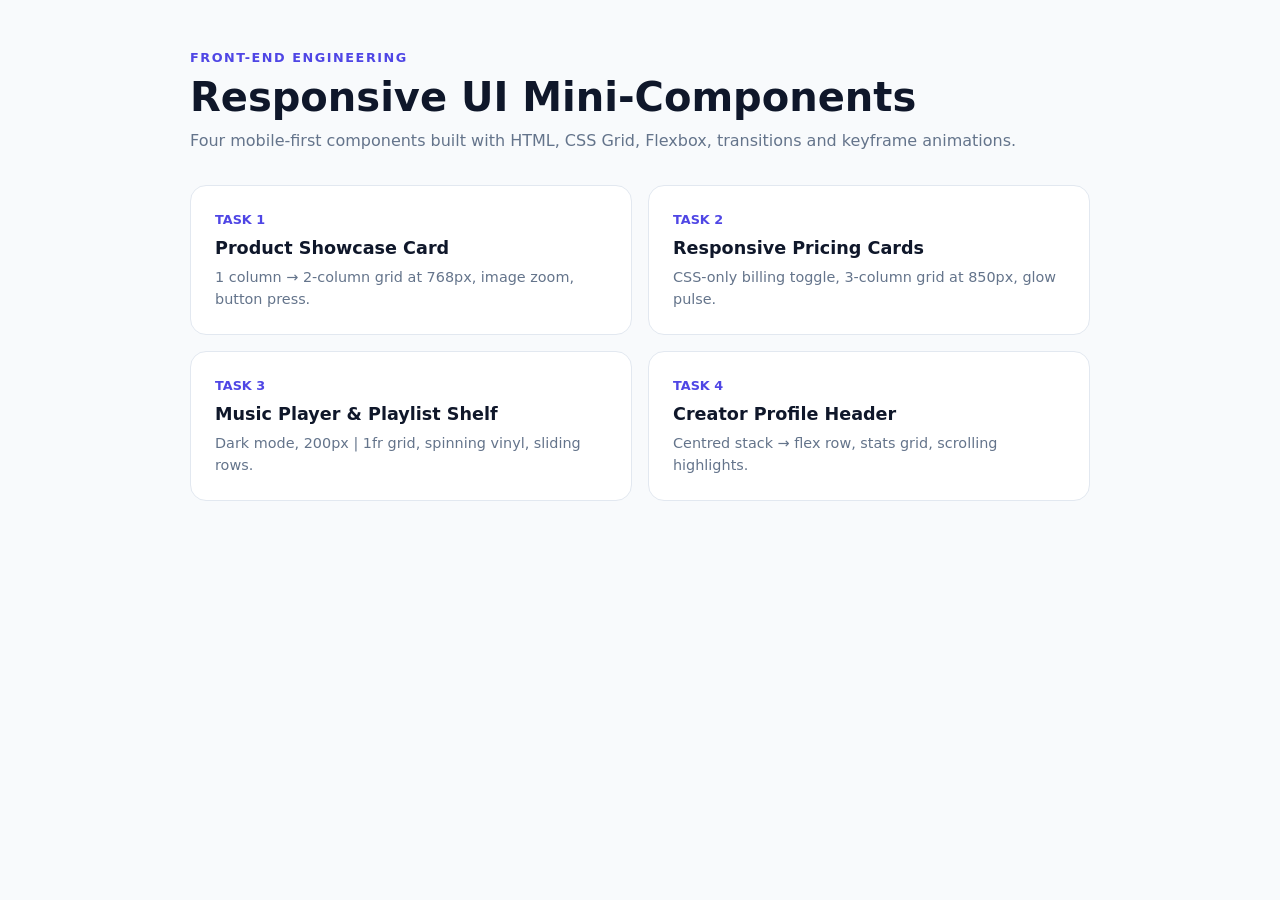
<file: index.html>
<!DOCTYPE html>
<html lang="en">
<head>
  <meta charset="UTF-8">
  <meta name="viewport" content="width=device-width, initial-scale=1.0">
  <meta name="description" content="Front-End Engineering - Responsive UI Mini-Components">
  <title>Responsive UI Mini-Components</title>
  <style>
    *, *::before, *::after { box-sizing: border-box; margin: 0; padding: 0; }
    body {
      font-family: system-ui, -apple-system, "Segoe UI", Roboto, sans-serif;
      background-color: #f8fafc;
      color: #0f172a;
      line-height: 1.5;
      padding: 3rem 1rem;
      display: flex;
      justify-content: center;
    }
    .component-container { width: 100%; max-width: 900px; }
    header { margin-bottom: 2rem; }
    .eyebrow { color: #4f46e5; font-size: .8rem; font-weight: 700; letter-spacing: .12em; text-transform: uppercase; }
    h1 { font-size: clamp(1.75rem, 5vw, 2.5rem); line-height: 1.15; margin: .4rem 0 .6rem; }
    header p:last-child { color: #64748b; }
    .task-grid { list-style: none; display: grid; grid-template-columns: 1fr; gap: 1rem; }
    .task-grid a {
      display: flex; flex-direction: column; gap: .35rem; height: 100%;
      padding: 1.5rem; border: 1px solid #e2e8f0; border-radius: 1rem;
      background: #fff; color: inherit; text-decoration: none;
      transition: transform .2s ease;
    }
    .task-grid a:hover { transform: translateY(-4px); }
    .task-grid a:focus-visible { outline: 3px solid #a5b4fc; outline-offset: 3px; }
    .num { color: #4f46e5; font-weight: 800; font-size: .8rem; }
    .task-grid h2 { font-size: 1.1rem; }
    .task-grid p { color: #64748b; font-size: .9rem; }
    @media (min-width: 768px) { .task-grid { grid-template-columns: repeat(2, 1fr); } }
    @media (prefers-reduced-motion: reduce) { * { transition-duration: .01ms !important; } }
  </style>
</head>
<body>
  <main class="component-container">
    <header>
      <p class="eyebrow">Front-End Engineering</p>
      <h1>Responsive UI Mini-Components</h1>
      <p>Four mobile-first components built with HTML, CSS Grid, Flexbox, transitions and keyframe animations.</p>
    </header>
    <ul class="task-grid">
      <li><a href="task1-product-card/"><span class="num">TASK 1</span><h2>Product Showcase Card</h2><p>1 column → 2-column grid at 768px, image zoom, button press.</p></a></li>
      <li><a href="task2-pricing-cards/"><span class="num">TASK 2</span><h2>Responsive Pricing Cards</h2><p>CSS-only billing toggle, 3-column grid at 850px, glow pulse.</p></a></li>
      <li><a href="task3-music-player/"><span class="num">TASK 3</span><h2>Music Player &amp; Playlist Shelf</h2><p>Dark mode, 200px | 1fr grid, spinning vinyl, sliding rows.</p></a></li>
      <li><a href="task4-creator-profile/"><span class="num">TASK 4</span><h2>Creator Profile Header</h2><p>Centred stack → flex row, stats grid, scrolling highlights.</p></a></li>
    </ul>
  </main>
</body>
</html>
</file>
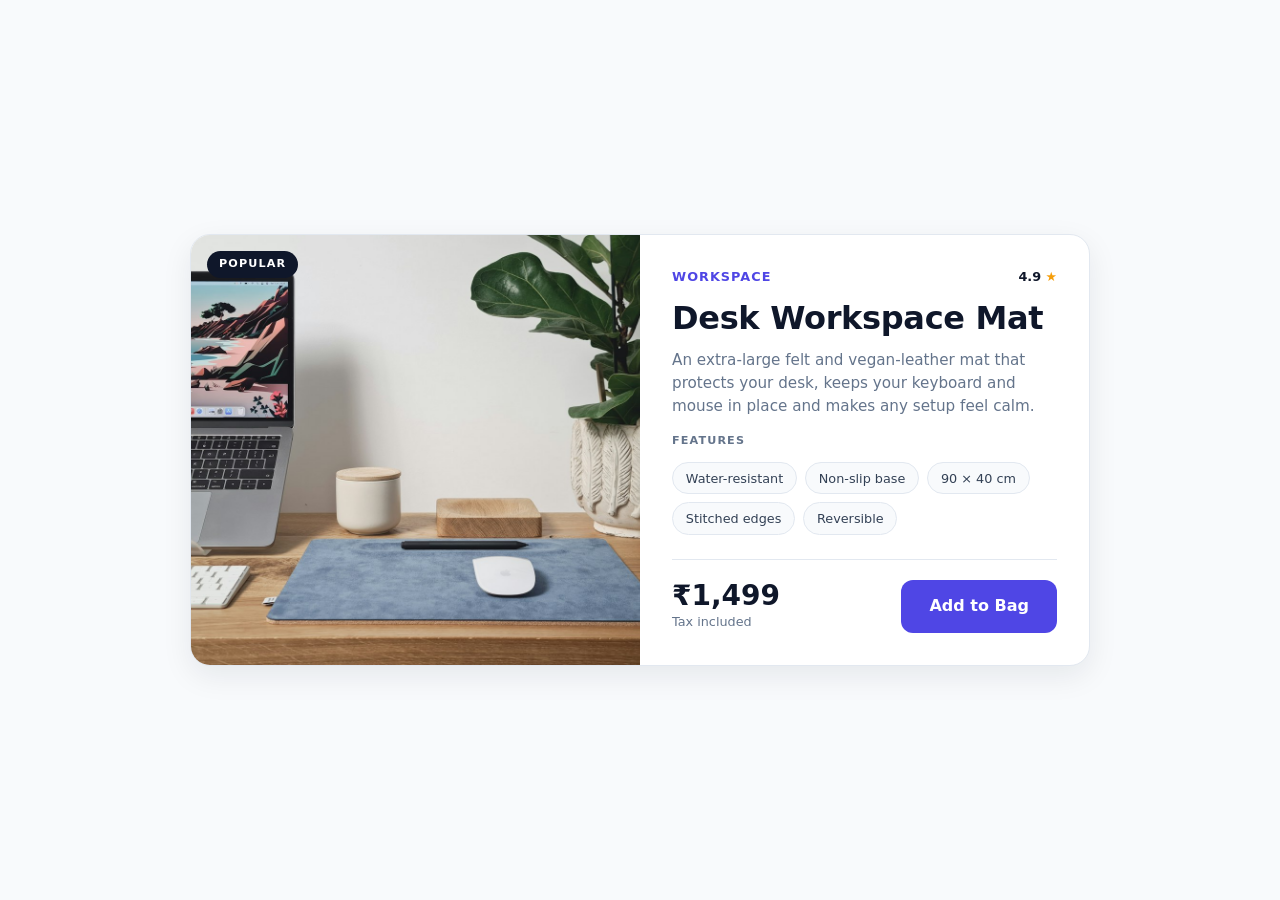
<file: task1-product-card/index.html>
<!DOCTYPE html>
<html lang="en">
<head>
  <meta charset="UTF-8">
  <meta name="viewport" content="width=device-width, initial-scale=1.0">
  <meta name="description" content="Task 1 - Responsive product showcase card built with CSS Grid and Flexbox">
  <title>Task 1 · Product Showcase Card</title>
  <link rel="stylesheet" href="style.css">
</head>
<body>
  <main class="component-container">
    <article class="product-card" aria-labelledby="product-title">

      <!-- image -->
      <figure class="product-media">
        <span class="badge">Popular</span>
        <img src="assets/desk-mat.jpg"
             alt="Grey felt desk mat on a wooden desk with a laptop, mouse and plant"
             width="1200" height="900">
      </figure>

      <!-- details -->
      <div class="product-details">
        <div class="product-info">
          <div class="meta-row">
            <span class="category">Workspace</span>
            <span class="rating" aria-label="Rated 4.9 out of 5">4.9 <span aria-hidden="true">★</span></span>
          </div>

          <h1 id="product-title" class="product-title">Desk Workspace Mat</h1>

          <p class="product-description">
            An extra-large felt and vegan-leather mat that protects your desk,
            keeps your keyboard and mouse in place and makes any setup feel calm.
          </p>

          <h2 class="feature-heading">Features</h2>
          <ul class="feature-list">
            <li>Water-resistant</li>
            <li>Non-slip base</li>
            <li>90 × 40 cm</li>
            <li>Stitched edges</li>
            <li>Reversible</li>
          </ul>
        </div>

        <div class="purchase-shelf">
          <p class="price">
            <span class="price-amount">₹1,499</span>
            <span class="price-note">Tax included</span>
          </p>
          <button class="btn-add" type="button">Add to Bag</button>
        </div>
      </div>

    </article>
  </main>
</body>
</html>
</file>
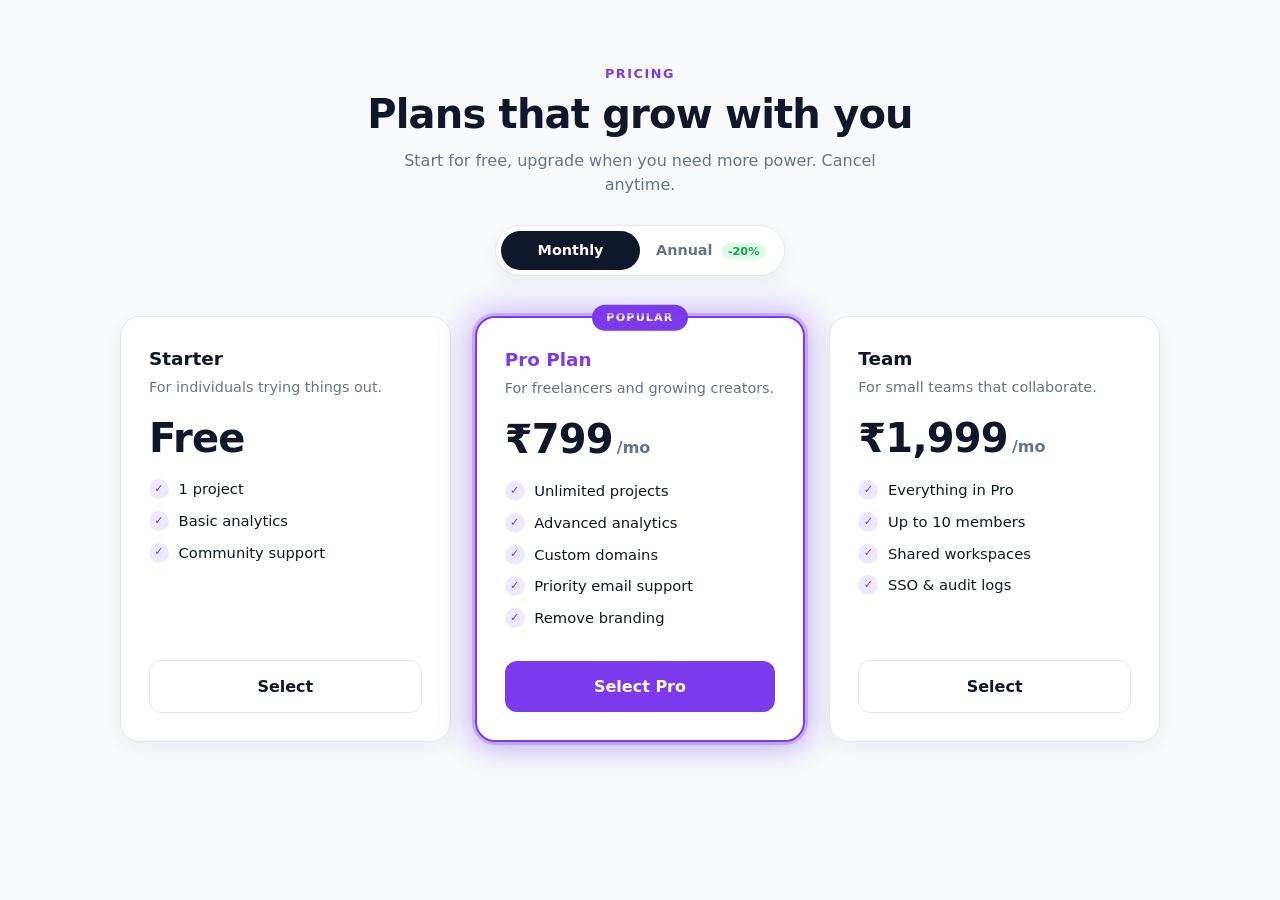
<file: task2-pricing-cards/index.html>
<!DOCTYPE html>
<html lang="en">
<head>
  <meta charset="UTF-8">
  <meta name="viewport" content="width=device-width, initial-scale=1.0">
  <meta name="description" content="Task 2 - Responsive three-tier pricing cards with a CSS-only billing toggle">
  <title>Task 2 · Responsive Pricing Cards</title>
  <link rel="stylesheet" href="style.css">
</head>
<body>
  <main class="component-container pricing">

    <!-- hidden radios for the billing toggle -->
    <input class="billing-input" type="radio" name="billing" id="billing-monthly" checked>
    <input class="billing-input" type="radio" name="billing" id="billing-annual">

    <header class="pricing-header">
      <p class="eyebrow">Pricing</p>
      <h1>Plans that grow with you</h1>
      <p class="subtitle">Start for free, upgrade when you need more power. Cancel anytime.</p>

      <div class="billing-toggle" role="group" aria-label="Billing period">
        <span class="toggle-thumb" aria-hidden="true"></span>
        <label for="billing-monthly">Monthly</label>
        <label for="billing-annual">Annual <span class="save-tag">-20%</span></label>
      </div>
    </header>

    <section class="pricing-grid" aria-label="Pricing plans">

      <!-- Starter -->
      <article class="price-card">
        <div class="card-body">
          <h2 class="plan-name">Starter</h2>
          <p class="plan-desc">For individuals trying things out.</p>
          <p class="plan-price">
            <span class="amount">Free</span>
          </p>
          <ul class="feature-list">
            <li>1 project</li>
            <li>Basic analytics</li>
            <li>Community support</li>
          </ul>
        </div>
        <a class="btn btn-outline" href="#starter">Select</a>
      </article>

      <!-- Pro -->
      <article class="price-card price-card--featured">
        <span class="popular-badge">Popular</span>
        <div class="card-body">
          <h2 class="plan-name">Pro Plan</h2>
          <p class="plan-desc">For freelancers and growing creators.</p>
          <p class="plan-price price-monthly">
            <span class="amount">₹799</span><span class="period">/mo</span>
          </p>
          <p class="plan-price price-annual">
            <span class="amount">₹639</span><span class="period">/mo</span>
            <span class="billed">₹7,668 billed yearly</span>
          </p>
          <ul class="feature-list">
            <li>Unlimited projects</li>
            <li>Advanced analytics</li>
            <li>Custom domains</li>
            <li>Priority email support</li>
            <li>Remove branding</li>
          </ul>
        </div>
        <a class="btn btn-primary" href="#pro">Select Pro</a>
      </article>

      <!-- Team -->
      <article class="price-card">
        <div class="card-body">
          <h2 class="plan-name">Team</h2>
          <p class="plan-desc">For small teams that collaborate.</p>
          <p class="plan-price price-monthly">
            <span class="amount">₹1,999</span><span class="period">/mo</span>
          </p>
          <p class="plan-price price-annual">
            <span class="amount">₹1,599</span><span class="period">/mo</span>
            <span class="billed">₹19,188 billed yearly</span>
          </p>
          <ul class="feature-list">
            <li>Everything in Pro</li>
            <li>Up to 10 members</li>
            <li>Shared workspaces</li>
            <li>SSO &amp; audit logs</li>
          </ul>
        </div>
        <a class="btn btn-outline" href="#team">Select</a>
      </article>

    </section>

  </main>
</body>
</html>
</file>
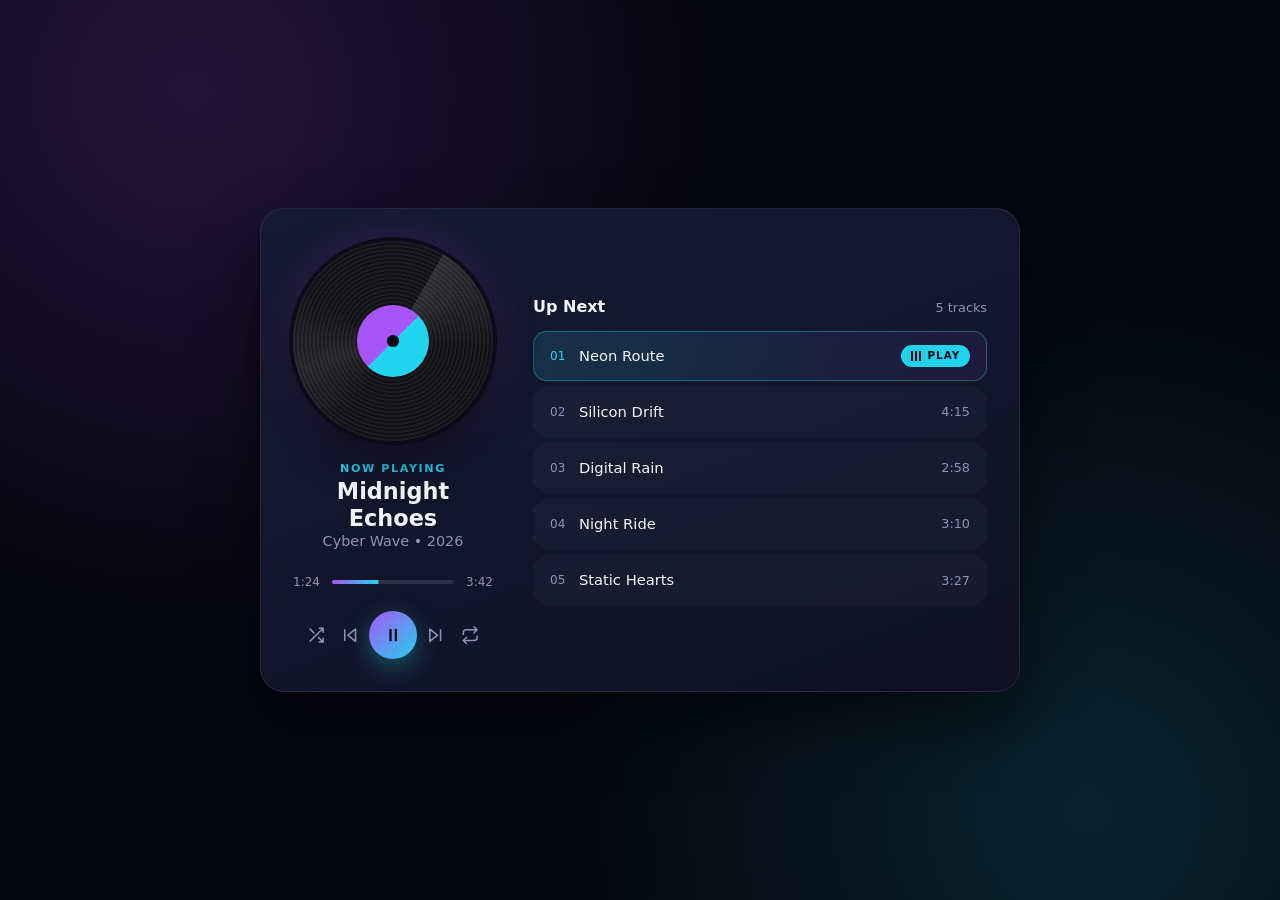
<file: task3-music-player/index.html>
<!DOCTYPE html>
<html lang="en">
<head>
  <meta charset="UTF-8">
  <meta name="viewport" content="width=device-width, initial-scale=1.0">
  <meta name="description" content="Task 3 - Dark-mode mini music player with an Up Next playlist">
  <title>Task 3 · Music Player &amp; Playlist Shelf</title>
  <link rel="stylesheet" href="style.css">
</head>
<body>
  <main class="component-container">
    <section class="player" aria-label="Mini music player">

      <!-- now playing -->
      <div class="now-playing">
        <div class="vinyl" aria-hidden="true">
          <div class="vinyl-label"></div>
        </div>

        <div class="track-meta">
          <p class="eyebrow">Now Playing</p>
          <h1 class="track-name">Midnight Echoes</h1>
          <p class="artist">Cyber Wave • 2026</p>
        </div>

        <div class="progress" aria-label="Playback position 1:24 of 3:42">
          <span class="time">1:24</span>
          <span class="progress-track"><span class="progress-fill"></span></span>
          <span class="time">3:42</span>
        </div>

        <div class="controls">
          <button class="control" type="button" aria-label="Shuffle">
            <svg viewBox="0 0 24 24" aria-hidden="true"><path d="M16 3h5v5M4 20 21 3M21 16v5h-5M15 15l6 6M4 4l5 5"/></svg>
          </button>
          <button class="control" type="button" aria-label="Previous track">
            <svg viewBox="0 0 24 24" aria-hidden="true"><path d="M19 20 9 12l10-8v16zM5 19V5"/></svg>
          </button>
          <button class="control control--play" type="button" aria-label="Pause">
            <svg viewBox="0 0 24 24" aria-hidden="true"><path d="M7 4h3v16H7zM14 4h3v16h-3z"/></svg>
          </button>
          <button class="control" type="button" aria-label="Next track">
            <svg viewBox="0 0 24 24" aria-hidden="true"><path d="m5 4 10 8-10 8V4zM19 5v14"/></svg>
          </button>
          <button class="control" type="button" aria-label="Repeat">
            <svg viewBox="0 0 24 24" aria-hidden="true"><path d="m17 1 4 4-4 4M3 11V9a4 4 0 0 1 4-4h14M7 23l-4-4 4-4M21 13v2a4 4 0 0 1-4 4H3"/></svg>
          </button>
        </div>
      </div>

      <!-- queue -->
      <div class="queue">
        <header class="queue-header">
          <h2>Up Next</h2>
          <span class="queue-count">5 tracks</span>
        </header>

        <ol class="track-list">
          <li class="track track--active">
            <span class="track-title">
              <span class="track-num">01</span>
              Neon Route
            </span>
            <span class="now-badge">
              <span class="eq" aria-hidden="true"><i></i><i></i><i></i></span>
              Play
            </span>
          </li>
          <li class="track">
            <span class="track-title"><span class="track-num">02</span> Silicon Drift</span>
            <span class="track-duration">4:15</span>
          </li>
          <li class="track">
            <span class="track-title"><span class="track-num">03</span> Digital Rain</span>
            <span class="track-duration">2:58</span>
          </li>
          <li class="track">
            <span class="track-title"><span class="track-num">04</span> Night Ride</span>
            <span class="track-duration">3:10</span>
          </li>
          <li class="track">
            <span class="track-title"><span class="track-num">05</span> Static Hearts</span>
            <span class="track-duration">3:27</span>
          </li>
        </ol>
      </div>

    </section>
  </main>
</body>
</html>
</file>
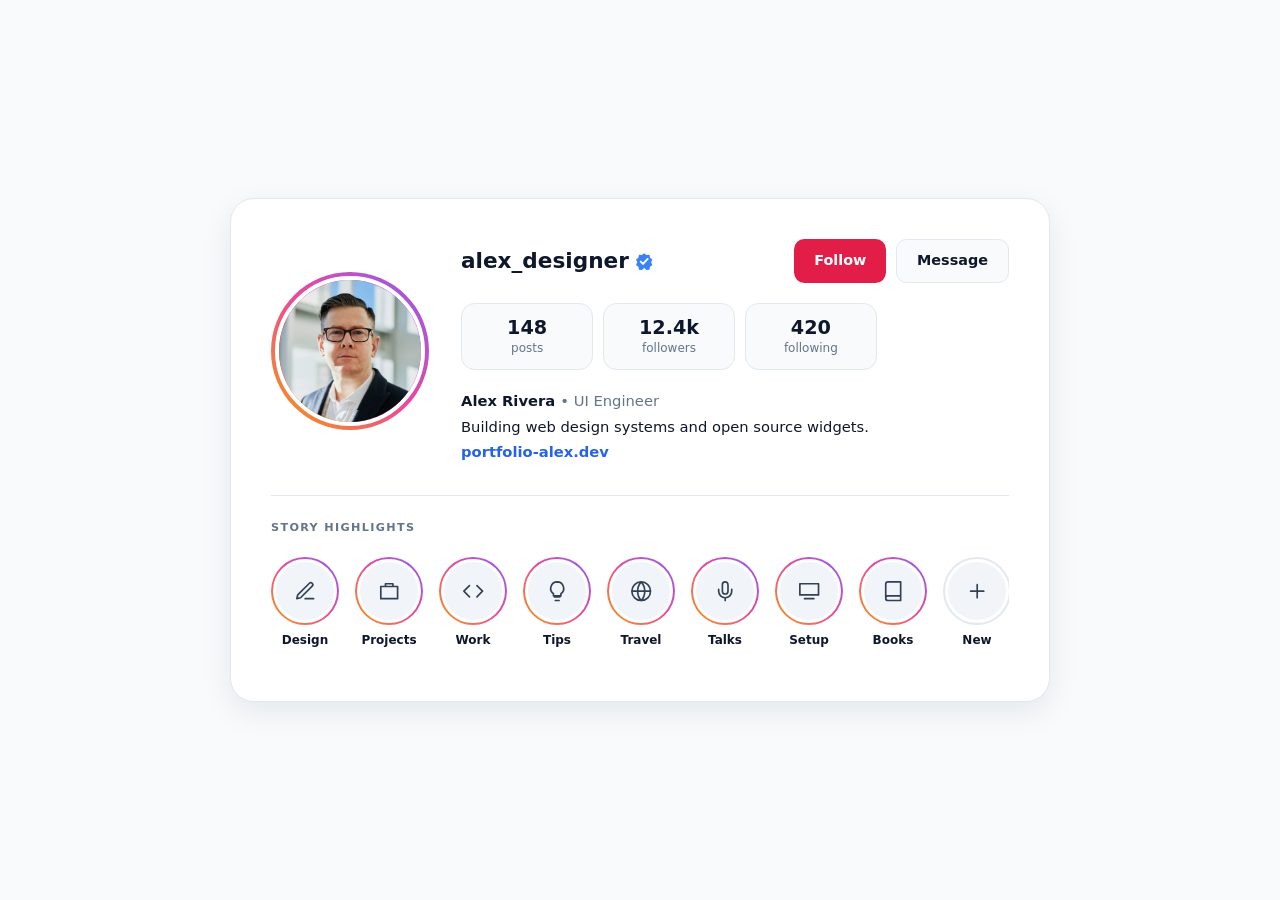
<file: task4-creator-profile/index.html>
<!DOCTYPE html>
<html lang="en">
<head>
  <meta charset="UTF-8">
  <meta name="viewport" content="width=device-width, initial-scale=1.0">
  <meta name="description" content="Task 4 - Responsive creator profile header with stats grid and story highlights">
  <title>Task 4 · Creator Profile Header</title>
  <link rel="stylesheet" href="style.css">
</head>
<body>
  <main class="component-container">
    <article class="profile-card" aria-labelledby="username">

      <header class="profile-header">
        <div class="avatar-ring">
          <img class="avatar" src="assets/avatar.jpg" alt="Alex Rivera's profile picture" width="160" height="160">
        </div>

        <div class="profile-details">
          <div class="profile-top">
            <h1 id="username" class="username">
              alex_designer
              <svg class="verified" viewBox="0 0 24 24" role="img" aria-label="Verified account">
                <path d="M12 1.5 15 4l3.9-.3.7 3.8 3.1 2.4-1.7 3.5 1.7 3.5-3.1 2.4-.7 3.8L15 23.4 12 21l-3 2.4-3.9-.3-.7-3.8L1.3 16.9 3 13.4 1.3 9.9l3.1-2.4.7-3.8L9 4z"/>
                <path class="tick" d="m7.5 12.5 3 3 6-6.5"/>
              </svg>
            </h1>
            <div class="profile-actions">
              <button class="btn btn-follow" type="button">Follow</button>
              <button class="btn btn-message" type="button">Message</button>
            </div>
          </div>

          <ul class="stats" aria-label="Profile statistics">
            <li class="stat"><strong>148</strong><span>Posts</span></li>
            <li class="stat"><strong>12.4k</strong><span>Followers</span></li>
            <li class="stat"><strong>420</strong><span>Following</span></li>
          </ul>

          <div class="bio">
            <p class="display-name">Alex Rivera <span class="role">• UI Engineer</span></p>
            <p>Building web design systems and open source widgets.</p>
            <a class="website" href="#portfolio">portfolio-alex.dev</a>
          </div>
        </div>
      </header>

      <section class="highlights" aria-labelledby="highlights-title">
        <h2 id="highlights-title" class="section-label">Story Highlights</h2>
        <ul class="highlight-strip">
          <li class="highlight">
            <span class="highlight-ring"><span class="highlight-circle"><svg viewBox="0 0 24 24" aria-hidden="true"><path d="M12 20h9M16.5 3.5a2.1 2.1 0 0 1 3 3L7 19l-4 1 1-4z"/></svg></span></span>
            <span class="highlight-label">Design</span>
          </li>
          <li class="highlight">
            <span class="highlight-ring"><span class="highlight-circle"><svg viewBox="0 0 24 24" aria-hidden="true"><path d="M3 7h18v13H3zM8 7V4h8v3"/></svg></span></span>
            <span class="highlight-label">Projects</span>
          </li>
          <li class="highlight">
            <span class="highlight-ring"><span class="highlight-circle"><svg viewBox="0 0 24 24" aria-hidden="true"><path d="m8 6-6 6 6 6M16 6l6 6-6 6"/></svg></span></span>
            <span class="highlight-label">Work</span>
          </li>
          <li class="highlight">
            <span class="highlight-ring"><span class="highlight-circle"><svg viewBox="0 0 24 24" aria-hidden="true"><path d="M9 18h6M10 22h4M12 2a7 7 0 0 0-4 12.7V17h8v-2.3A7 7 0 0 0 12 2z"/></svg></span></span>
            <span class="highlight-label">Tips</span>
          </li>
          <li class="highlight">
            <span class="highlight-ring"><span class="highlight-circle"><svg viewBox="0 0 24 24" aria-hidden="true"><path d="M2 12h20M12 2a15 15 0 0 1 0 20M12 2a15 15 0 0 0 0 20M12 2a10 10 0 1 1 0 20 10 10 0 0 1 0-20z"/></svg></span></span>
            <span class="highlight-label">Travel</span>
          </li>
          <li class="highlight">
            <span class="highlight-ring"><span class="highlight-circle"><svg viewBox="0 0 24 24" aria-hidden="true"><path d="M12 2a3 3 0 0 0-3 3v7a3 3 0 0 0 6 0V5a3 3 0 0 0-3-3zM19 10v2a7 7 0 0 1-14 0v-2M12 19v3"/></svg></span></span>
            <span class="highlight-label">Talks</span>
          </li>
          <li class="highlight">
            <span class="highlight-ring"><span class="highlight-circle"><svg viewBox="0 0 24 24" aria-hidden="true"><path d="M2 4h20v12H2zM7 20h10"/></svg></span></span>
            <span class="highlight-label">Setup</span>
          </li>
          <li class="highlight">
            <span class="highlight-ring"><span class="highlight-circle"><svg viewBox="0 0 24 24" aria-hidden="true"><path d="M4 19.5A2.5 2.5 0 0 1 6.5 17H20V2H6.5A2.5 2.5 0 0 0 4 4.5zM4 19.5A2.5 2.5 0 0 0 6.5 22H20v-5"/></svg></span></span>
            <span class="highlight-label">Books</span>
          </li>
          <li class="highlight highlight--new">
            <span class="highlight-ring"><span class="highlight-circle"><svg viewBox="0 0 24 24" aria-hidden="true"><path d="M12 5v14M5 12h14"/></svg></span></span>
            <span class="highlight-label">New</span>
          </li>
        </ul>
      </section>

    </article>
  </main>
</body>
</html>
</file>
<file: task1-product-card/style.css>
/* reset */
*,
*::before,
*::after {
  box-sizing: border-box;
  margin: 0;
  padding: 0;
}

/* variables */
:root {
  --bg: #f8fafc;
  --surface: #ffffff;
  --text: #0f172a;
  --muted: #64748b;
  --border: #e2e8f0;
  --accent: #4f46e5;
  --accent-dark: #4338ca;
  --star: #f59e0b;
  --radius: 1.25rem;
  --shadow: 0 10px 30px rgba(15, 23, 42, 0.08);
}

img {
  display: block;
  max-width: 100%;
  height: auto;
}

body {
  font-family: system-ui, -apple-system, "Segoe UI", Roboto, sans-serif;
  background-color: var(--bg);
  color: var(--text);
  line-height: 1.5;
  min-height: 100vh;
  padding: 2rem 1rem;
  display: flex;
  justify-content: center;
  align-items: center;
}

.component-container {
  width: 100%;
  max-width: 900px;
}

/* card - mobile first, one column */
.product-card {
  display: grid;
  grid-template-columns: 1fr;
  background-color: var(--surface);
  border: 1px solid var(--border);
  border-radius: var(--radius);
  box-shadow: var(--shadow);
  overflow: hidden;
}

.product-media {
  position: relative;
  overflow: hidden; /* so the zoom doesn't spill out */
  aspect-ratio: 4 / 3;
  background-color: #e0e7ff;
}

.product-media img {
  width: 100%;
  height: 100%;
  object-fit: cover;
}

.badge {
  position: absolute;
  top: 1rem;
  left: 1rem;
  z-index: 1;
  padding: 0.3rem 0.75rem;
  border-radius: 999px;
  background-color: var(--text);
  color: #ffffff;
  font-size: 0.7rem;
  font-weight: 700;
  letter-spacing: 0.1em;
  text-transform: uppercase;
}

.product-details {
  padding: 1.5rem;
}

.product-title {
  font-size: 1.5rem;
  line-height: 1.2;
  letter-spacing: -0.01em;
}

.product-description {
  color: var(--muted);
  font-size: 0.95rem;
}

.product-details {
  display: flex;
  flex-direction: column;
  justify-content: space-between;
  gap: 1.5rem;
}

.product-info {
  display: flex;
  flex-direction: column;
  gap: 0.75rem;
}

/* category + rating */
.meta-row {
  display: flex;
  justify-content: space-between;
  align-items: center;
  font-size: 0.8rem;
}

.category {
  color: var(--accent);
  font-weight: 700;
  letter-spacing: 0.08em;
  text-transform: uppercase;
}

.rating {
  font-weight: 700;
}

.rating span {
  color: var(--star);
}

/* feature tags */
.feature-heading {
  margin-top: 0.25rem;
  font-size: 0.7rem;
  font-weight: 700;
  letter-spacing: 0.1em;
  text-transform: uppercase;
  color: var(--muted);
}

.feature-list {
  list-style: none;
  display: flex;
  flex-wrap: wrap;
  gap: 0.5rem;
}

.feature-list li {
  padding: 0.35rem 0.8rem;
  border: 1px solid var(--border);
  border-radius: 999px;
  background-color: var(--bg);
  font-size: 0.8rem;
  color: #334155;
}

/* price + button */
.purchase-shelf {
  display: flex;
  flex-wrap: wrap;
  justify-content: space-between;
  align-items: center;
  gap: 1rem;
  padding-top: 1.25rem;
  border-top: 1px solid var(--border);
}

.price {
  display: flex;
  flex-direction: column;
}

.price-amount {
  font-size: 1.75rem;
  font-weight: 800;
  line-height: 1.1;
}

.price-note {
  font-size: 0.8rem;
  color: var(--muted);
}

.btn-add {
  width: 100%; /* full width on mobile */
  padding: 0.9rem 1.75rem;
  border: none;
  border-radius: 0.75rem;
  background-color: var(--accent);
  color: #ffffff;
  font: inherit;
  font-weight: 700;
  cursor: pointer;
}

.btn-add:hover {
  background-color: var(--accent-dark);
}

/* desktop */
@media (min-width: 768px) {
  body {
    padding: 3rem 2rem;
  }

  .product-card {
    grid-template-columns: 1fr 1fr;
  }

  .product-media {
    aspect-ratio: auto;
    min-height: 100%;
  }

  .product-details {
    padding: 2rem;
  }

  .product-title {
    font-size: 2rem;
  }

  .btn-add {
    width: auto;
  }
}

/* hover / click effects */
.product-media img {
  transition: transform 0.3s ease;
}

.product-card:hover .product-media img {
  transform: scale(1.04);
}

.btn-add {
  transition: transform 0.15s ease;
}

.btn-add:active {
  transform: scale(0.96);
}

.btn-add:focus-visible {
  outline: 3px solid #a5b4fc;
  outline-offset: 3px;
}

/* turn off animations if the user prefers reduced motion */
@media (prefers-reduced-motion: reduce) {
  *,
  *::before,
  *::after {
    transition-duration: 0.01ms !important;
    animation-duration: 0.01ms !important;
    animation-iteration-count: 1 !important;
  }
}
</file>
<file: task2-pricing-cards/style.css>
/* reset */
*,
*::before,
*::after {
  box-sizing: border-box;
  margin: 0;
  padding: 0;
}

/* variables */
:root {
  --bg: #f8fafc;
  --surface: #ffffff;
  --text: #0f172a;
  --muted: #64748b;
  --border: #e2e8f0;
  --accent: #7c3aed;
  --accent-dark: #6d28d9;
  --accent-soft: #ede9fe;
  --success: #16a34a;
  --radius: 1.25rem;
  --shadow: 0 6px 20px rgba(15, 23, 42, 0.06);
  --shadow-lift: 0 18px 40px rgba(15, 23, 42, 0.14);
}

body {
  font-family: system-ui, -apple-system, "Segoe UI", Roboto, sans-serif;
  background-color: var(--bg);
  color: var(--text);
  line-height: 1.5;
  min-height: 100vh;
  padding: 2rem 1rem;
  display: flex;
  justify-content: center;
}

.component-container {
  width: 100%;
  max-width: 1040px;
}

/* header */
.pricing-header {
  text-align: center;
  margin-bottom: 2.5rem;
}

.eyebrow {
  color: var(--accent);
  font-size: 0.8rem;
  font-weight: 700;
  letter-spacing: 0.12em;
  text-transform: uppercase;
}

.pricing-header h1 {
  margin-top: 0.5rem;
  font-size: clamp(1.75rem, 5vw, 2.5rem);
  line-height: 1.15;
  letter-spacing: -0.02em;
}

.subtitle {
  max-width: 34rem;
  margin: 0.75rem auto 1.75rem;
  color: var(--muted);
}

/* monthly / annual toggle */
.billing-toggle {
  position: relative;
  display: inline-flex;
  align-items: center;
  padding: 0.3rem;
  border: 1px solid var(--border);
  border-radius: 999px;
  background-color: var(--surface);
  box-shadow: var(--shadow);
}

.billing-toggle label {
  position: relative;
  z-index: 1; /* above the thumb */
  flex: 1 1 0;
  min-width: 8.5rem;
  padding: 0.55rem 1rem;
  white-space: nowrap;
  border-radius: 999px;
  font-size: 0.9rem;
  font-weight: 600;
  color: var(--muted);
  text-align: center;
  cursor: pointer;
}

.save-tag {
  margin-left: 0.25rem;
  padding: 0.1rem 0.4rem;
  border-radius: 999px;
  background-color: #dcfce7;
  color: var(--success);
  font-size: 0.7rem;
}

/* dark pill that slides across */
.toggle-thumb {
  position: absolute;
  top: 0.3rem;
  bottom: 0.3rem;
  left: 0.3rem;
  width: calc(50% - 0.3rem);
  border-radius: 999px;
  background-color: var(--text);
  transition: transform 0.3s ease;
}

/* switch prices using the radio buttons (no js) */
.billing-input {
  /* hidden but still accessible */
  position: absolute;
  width: 1px;
  height: 1px;
  overflow: hidden;
  clip-path: inset(50%);
  white-space: nowrap;
}

#billing-monthly:checked ~ .pricing-header label[for="billing-monthly"],
#billing-annual:checked ~ .pricing-header label[for="billing-annual"] {
  color: #ffffff;
}

#billing-annual:checked ~ .pricing-header .toggle-thumb {
  transform: translateX(100%);
}

#billing-monthly:focus-visible ~ .pricing-header label[for="billing-monthly"],
#billing-annual:focus-visible ~ .pricing-header label[for="billing-annual"] {
  outline: 2px solid var(--accent);
  outline-offset: 2px;
}

.plan-price.price-annual {
  display: none;
}

#billing-annual:checked ~ .pricing-grid .price-monthly {
  display: none;
}

#billing-annual:checked ~ .pricing-grid .price-annual {
  display: flex;
}

/* cards */
.pricing-grid {
  display: grid;
  grid-template-columns: 1fr;
  gap: 1rem;
}

.price-card {
  position: relative;
  display: flex;
  flex-direction: column;
  justify-content: space-between; /* keeps the button at the bottom */
  gap: 2rem;
  padding: 1.75rem;
  border: 1px solid var(--border);
  border-radius: var(--radius);
  background-color: var(--surface);
  box-shadow: var(--shadow);
}

.plan-name {
  font-size: 1.15rem;
}

.plan-desc {
  margin-top: 0.25rem;
  color: var(--muted);
  font-size: 0.9rem;
}

.plan-price {
  display: flex;
  flex-wrap: wrap;
  align-items: baseline;
  gap: 0 0.25rem;
  margin: 1.25rem 0;
}

.amount {
  font-size: 2.5rem;
  font-weight: 800;
  line-height: 1;
  letter-spacing: -0.02em;
}

.period {
  color: var(--muted);
  font-weight: 600;
}

.billed {
  flex-basis: 100%;
  margin-top: 0.35rem;
  color: var(--success);
  font-size: 0.8rem;
  font-weight: 600;
}

/* features + buttons */
.feature-list {
  list-style: none;
  display: flex;
  flex-direction: column;
  gap: 0.6rem;
  font-size: 0.92rem;
}

.feature-list li {
  display: flex;
  align-items: center;
  gap: 0.6rem;
}

.feature-list li::before {
  content: "✓";
  display: inline-flex;
  justify-content: center;
  align-items: center;
  flex-shrink: 0;
  width: 1.25rem;
  height: 1.25rem;
  border-radius: 50%;
  background-color: var(--accent-soft);
  color: var(--accent);
  font-size: 0.7rem;
  font-weight: 800;
}

.btn {
  display: block;
  padding: 0.85rem 1rem;
  border-radius: 0.75rem;
  font-weight: 700;
  text-align: center;
  text-decoration: none;
}

.btn-outline {
  border: 1.5px solid var(--border);
  color: var(--text);
}

.btn-outline:hover {
  border-color: var(--accent);
  color: var(--accent);
}

.btn-primary {
  background-color: var(--accent);
  color: #ffffff;
}

.btn-primary:hover {
  background-color: var(--accent-dark);
}

.btn:focus-visible {
  outline: 3px solid #c4b5fd;
  outline-offset: 3px;
}

/* pro card */
.price-card--featured {
  order: -1; /* pro first on mobile */
  border: 2px solid var(--accent);
}

.popular-badge {
  position: absolute;
  top: 0;
  left: 50%;
  transform: translate(-50%, -50%);
  padding: 0.3rem 0.9rem;
  border-radius: 999px;
  background-color: var(--accent);
  color: #ffffff;
  font-size: 0.7rem;
  font-weight: 700;
  letter-spacing: 0.1em;
  text-transform: uppercase;
}

.price-card--featured .plan-name {
  color: var(--accent);
}

/* desktop */
@media (min-width: 850px) {
  body {
    padding: 4rem 2rem;
  }

  .pricing-grid {
    grid-template-columns: repeat(3, 1fr);
    gap: 1.5rem;
    align-items: stretch;
  }

  .price-card--featured {
    order: 0; /* normal order again */
  }
}

/* hover */
.price-card {
  transition: transform 0.25s ease, box-shadow 0.25s ease;
}

.price-card:hover {
  transform: translateY(-6px);
  box-shadow: var(--shadow-lift);
}

/* glow on the pro card - only opacity animates so it stays smooth */
.price-card--featured::after {
  content: "";
  position: absolute;
  inset: -2px;
  border-radius: inherit;
  box-shadow: 0 0 0 3px rgba(124, 58, 237, 0.25), 0 0 32px 6px rgba(124, 58, 237, 0.35);
  pointer-events: none;
  animation: glow-pulse 2.4s ease-in-out infinite;
}

@keyframes glow-pulse {
  0%,
  100% {
    opacity: 0.25;
  }

  50% {
    opacity: 1;
  }
}

/* turn off animations if the user prefers reduced motion */
@media (prefers-reduced-motion: reduce) {
  *,
  *::before,
  *::after {
    transition-duration: 0.01ms !important;
    animation-duration: 0.01ms !important;
    animation-iteration-count: 1 !important;
  }
}
</file>
<file: task3-music-player/style.css>
/* reset */
*,
*::before,
*::after {
  box-sizing: border-box;
  margin: 0;
  padding: 0;
}

/* dark theme colours */
:root {
  --bg: #05060f;
  --surface: #0f1123;
  --surface-2: #171a33;
  --text: #f1f5f9;
  --muted: #8b93b5;
  --border: rgba(148, 163, 184, 0.14);
  --accent: #22d3ee;
  --accent-2: #a855f7;
  --radius: 1.5rem;
}

body {
  font-family: system-ui, -apple-system, "Segoe UI", Roboto, sans-serif;
  background:
    radial-gradient(circle at 15% 10%, rgba(168, 85, 247, 0.18), transparent 40%),
    radial-gradient(circle at 85% 90%, rgba(34, 211, 238, 0.14), transparent 40%),
    var(--bg);
  color: var(--text);
  line-height: 1.5;
  min-height: 100vh;
  padding: 2rem 1rem;
  display: flex;
  justify-content: center;
  align-items: center;
}

.component-container {
  width: 100%;
  max-width: 760px;
}

button {
  font: inherit;
  color: inherit;
  background: none;
  border: none;
  cursor: pointer;
}

/* player - stacked on mobile */
.player {
  display: grid;
  grid-template-columns: 1fr;
  gap: 1.75rem;
  padding: 1.5rem;
  border: 1px solid var(--border);
  border-radius: var(--radius);
  background: linear-gradient(160deg, var(--surface-2), var(--surface));
  box-shadow: 0 30px 60px rgba(0, 0, 0, 0.5);
}

.now-playing {
  display: flex;
  flex-direction: column;
  align-items: center;
  gap: 1.25rem;
  text-align: center;
}

.eyebrow {
  color: var(--accent);
  font-size: 0.7rem;
  font-weight: 700;
  letter-spacing: 0.14em;
  text-transform: uppercase;
}

.track-name {
  font-size: 1.4rem;
  line-height: 1.2;
}

.artist {
  color: var(--muted);
  font-size: 0.9rem;
}

/* vinyl */
.vinyl {
  position: relative;
  width: min(70vw, 200px);
  aspect-ratio: 1;
  border-radius: 50%;
  background:
    conic-gradient(from 30deg, rgba(255, 255, 255, 0.12), transparent 18%, transparent 50%, rgba(255, 255, 255, 0.08) 62%, transparent 75%),
    repeating-radial-gradient(circle, #111 0 2px, #1c1c24 2px 4px);
  box-shadow: 0 0 0 4px #0b0c18, 0 18px 40px rgba(0, 0, 0, 0.6), 0 0 45px rgba(168, 85, 247, 0.25);
}

.vinyl-label {
  position: absolute;
  inset: 32%;
  border-radius: 50%;
  background: linear-gradient(135deg, var(--accent-2) 0 50%, var(--accent) 50% 100%);
}

/* hole in the middle */
.vinyl-label::after {
  content: "";
  position: absolute;
  inset: 42%;
  border-radius: 50%;
  background-color: var(--bg);
}

/* progress bar + controls */
.progress {
  display: flex;
  align-items: center;
  gap: 0.75rem;
  width: 100%;
  color: var(--muted);
  font-size: 0.75rem;
  font-variant-numeric: tabular-nums;
}

.progress-track {
  flex: 1;
  height: 4px;
  border-radius: 999px;
  background-color: rgba(148, 163, 184, 0.2);
  overflow: hidden;
}

.progress-fill {
  display: block;
  height: 100%;
  background: linear-gradient(90deg, var(--accent-2), var(--accent));
  transform: scaleX(0.38);
  transform-origin: left;
}

.controls {
  display: flex;
  justify-content: center;
  align-items: center;
  gap: 0.75rem;
}

.control {
  display: grid;
  place-items: center;
  width: 2.5rem;
  height: 2.5rem;
  border-radius: 50%;
  color: var(--muted);
}

.control svg {
  width: 1.15rem;
  height: 1.15rem;
  fill: none;
  stroke: currentColor;
  stroke-width: 2;
  stroke-linecap: round;
  stroke-linejoin: round;
}

.control:hover {
  color: var(--text);
}

.control--play {
  width: 3.5rem;
  height: 3.5rem;
  background: linear-gradient(135deg, var(--accent-2), var(--accent));
  color: #05060f;
  box-shadow: 0 8px 24px rgba(34, 211, 238, 0.35);
}

.control--play svg {
  fill: currentColor;
  stroke: none;
}

.control--play:hover {
  color: #05060f;
}

.control:focus-visible {
  outline: 2px solid var(--accent);
  outline-offset: 3px;
}

/* up next list */
.queue {
  display: flex;
  flex-direction: column;
  gap: 0.75rem;
  min-width: 0;
}

.queue-header {
  display: flex;
  justify-content: space-between;
  align-items: baseline;
}

.queue-header h2 {
  font-size: 1rem;
}

.queue-count {
  color: var(--muted);
  font-size: 0.8rem;
}

.track-list {
  list-style: none;
  display: flex;
  flex-direction: column;
  gap: 0.4rem;
}

.track {
  display: flex;
  justify-content: space-between;
  align-items: center;
  gap: 1rem;
  width: 100%;
  padding: 0.8rem 1rem;
  border: 1px solid transparent;
  border-radius: 0.85rem;
  background-color: rgba(255, 255, 255, 0.03);
  font-size: 0.92rem;
  cursor: pointer;
}

.track-title {
  display: flex;
  align-items: center;
  gap: 0.85rem;
  min-width: 0;
}

.track-num {
  color: var(--muted);
  font-size: 0.75rem;
  font-variant-numeric: tabular-nums;
}

.track-duration {
  color: var(--muted);
  font-size: 0.8rem;
  font-variant-numeric: tabular-nums;
}

.track:hover {
  border-color: var(--border);
  background-color: rgba(255, 255, 255, 0.06);
}

/* currently playing track */
.track--active {
  border-color: rgba(34, 211, 238, 0.35);
  background: linear-gradient(90deg, rgba(34, 211, 238, 0.14), rgba(168, 85, 247, 0.08));
}

.track--active .track-num {
  color: var(--accent);
}

.now-badge {
  display: inline-flex;
  align-items: center;
  gap: 0.4rem;
  padding: 0.2rem 0.6rem;
  border-radius: 999px;
  background-color: var(--accent);
  color: #05060f;
  font-size: 0.65rem;
  font-weight: 800;
  letter-spacing: 0.1em;
  text-transform: uppercase;
}

.eq {
  display: inline-flex;
  align-items: flex-end;
  gap: 2px;
  height: 10px;
}

.eq i {
  width: 2px;
  height: 100%;
  background-color: currentColor;
  transform-origin: bottom;
}

/* desktop */
@media (min-width: 768px) {
  .player {
    grid-template-columns: 200px 1fr;
    gap: 2.5rem;
    padding: 2rem;
    align-items: center;
  }

  .vinyl {
    width: 100%;
  }

  /* make the buttons fit in 200px */
  .controls {
    gap: 0.15rem;
  }

  .control {
    width: 2rem;
    height: 2rem;
  }

  .control--play {
    width: 3rem;
    height: 3rem;
  }
}

/* animations */
.vinyl {
  animation: spin 6s linear infinite;
}

@keyframes spin {
  from {
    transform: rotate(0deg);
  }

  to {
    transform: rotate(360deg);
  }
}

.track {
  transition: transform 0.2s ease;
}

.track:hover {
  transform: translateX(6px);
}

.control {
  transition: transform 0.15s ease;
}

.control:active {
  transform: scale(0.9);
}

.eq i {
  animation: eq-bounce 0.9s ease-in-out infinite;
}

.eq i:nth-child(2) {
  animation-delay: -0.3s;
}

.eq i:nth-child(3) {
  animation-delay: -0.6s;
}

@keyframes eq-bounce {
  0%,
  100% {
    transform: scaleY(0.3);
  }

  50% {
    transform: scaleY(1);
  }
}

/* turn off animations if the user prefers reduced motion */
@media (prefers-reduced-motion: reduce) {
  *,
  *::before,
  *::after {
    transition-duration: 0.01ms !important;
    animation-duration: 0.01ms !important;
    animation-iteration-count: 1 !important;
  }
}
</file>
<file: task4-creator-profile/style.css>
/* reset */
*,
*::before,
*::after {
  box-sizing: border-box;
  margin: 0;
  padding: 0;
}

/* variables */
:root {
  --bg: #f8fafc;
  --surface: #ffffff;
  --text: #0f172a;
  --muted: #64748b;
  --border: #e2e8f0;
  --accent: #e11d48;
  --accent-dark: #be123c;
  --ring: linear-gradient(45deg, #f59e0b, #ec4899, #8b5cf6);
  --radius: 1.5rem;
  --shadow: 0 10px 30px rgba(15, 23, 42, 0.08);
}

img {
  display: block;
  max-width: 100%;
}

body {
  font-family: system-ui, -apple-system, "Segoe UI", Roboto, sans-serif;
  background-color: var(--bg);
  color: var(--text);
  line-height: 1.5;
  min-height: 100vh;
  padding: 2rem 1rem;
  display: flex;
  justify-content: center;
  align-items: center;
}

.component-container {
  width: 100%;
  max-width: 820px;
}

button {
  font: inherit;
  cursor: pointer;
}

/* profile card - centred on mobile */
.profile-card {
  padding: 2rem 1.25rem;
  border: 1px solid var(--border);
  border-radius: var(--radius);
  background-color: var(--surface);
  box-shadow: var(--shadow);
}

.profile-header {
  display: flex;
  flex-direction: column;
  align-items: center;
  gap: 1.25rem;
  text-align: center;
}

.profile-details {
  display: flex;
  flex-direction: column;
  align-items: center;
  gap: 1.25rem;
  width: 100%;
  min-width: 0;
}

.profile-top {
  display: flex;
  flex-direction: column;
  align-items: center;
  gap: 1rem;
  width: 100%;
}

/* avatar */
.avatar-ring {
  flex-shrink: 0;
  padding: 4px;
  border-radius: 50%;
  background: var(--ring);
}

.avatar {
  width: 120px;
  height: 120px;
  border: 4px solid var(--surface);
  border-radius: 50%;
  object-fit: cover;
}

.username {
  display: inline-flex;
  align-items: center;
  gap: 0.4rem;
  font-size: 1.35rem;
  font-weight: 700;
}

.verified {
  width: 1.15rem;
  height: 1.15rem;
  fill: #3b82f6;
}

.verified .tick {
  fill: none;
  stroke: #ffffff;
  stroke-width: 2.5;
  stroke-linecap: round;
  stroke-linejoin: round;
}

/* buttons */
.profile-actions {
  display: flex;
  gap: 0.6rem;
  width: 100%;
}

.btn {
  flex: 1; /* equal width */
  padding: 0.65rem 1.25rem;
  border-radius: 0.65rem;
  font-weight: 700;
  font-size: 0.9rem;
}

.btn-follow {
  border: none;
  background-color: var(--accent);
  color: #ffffff;
}

.btn-follow:hover {
  background-color: var(--accent-dark);
}

.btn-message {
  border: 1px solid var(--border);
  background-color: var(--bg);
  color: var(--text);
}

.btn-message:hover {
  background-color: var(--border);
}

.btn:focus-visible {
  outline: 3px solid #fda4af;
  outline-offset: 2px;
}

/* stats */
.stats {
  list-style: none;
  display: grid;
  grid-template-columns: repeat(3, 1fr);
  gap: 0.6rem;
  width: 100%;
}

.stat {
  display: flex;
  flex-direction: column;
  align-items: center;
  padding: 0.75rem 0.5rem;
  border: 1px solid var(--border);
  border-radius: 0.85rem;
  background-color: var(--bg);
}

.stat strong {
  font-size: 1.2rem;
  line-height: 1.2;
}

.stat span {
  color: var(--muted);
  font-size: 0.75rem;
  text-transform: lowercase;
}

.bio {
  display: flex;
  flex-direction: column;
  gap: 0.2rem;
  font-size: 0.92rem;
}

.display-name {
  font-weight: 700;
}

.role {
  color: var(--muted);
  font-weight: 500;
}

.website {
  color: #2563eb;
  font-weight: 600;
  text-decoration: none;
}

.website:hover {
  text-decoration: underline;
}

/* highlights (scrolls sideways) */
.highlights {
  margin-top: 2rem;
  padding-top: 1.5rem;
  border-top: 1px solid var(--border);
}

.section-label {
  margin-bottom: 1rem;
  color: var(--muted);
  font-size: 0.7rem;
  font-weight: 700;
  letter-spacing: 0.12em;
  text-transform: uppercase;
}

.highlight-strip {
  list-style: none;
  display: flex;
  gap: 1rem;
  overflow-x: auto;
  padding: 0.25rem 0.25rem 0.75rem;
  scroll-snap-type: x proximity;
  scrollbar-width: thin;
}

.highlight {
  flex-shrink: 0; /* don't let them shrink */
  display: flex;
  flex-direction: column;
  align-items: center;
  gap: 0.4rem;
  scroll-snap-align: start;
}

.highlight-ring {
  padding: 2px;
  border-radius: 50%;
  background: var(--ring);
}

.highlight-circle {
  display: grid;
  place-items: center;
  width: 64px;
  height: 64px;
  border: 3px solid var(--surface);
  border-radius: 50%;
  background-color: #f1f5f9;
  color: #334155;
}

.highlight-circle svg {
  width: 1.4rem;
  height: 1.4rem;
  fill: none;
  stroke: currentColor;
  stroke-width: 1.8;
  stroke-linecap: round;
  stroke-linejoin: round;
}

.highlight-label {
  font-size: 0.75rem;
  font-weight: 600;
}

.highlight--new .highlight-ring {
  background: var(--border);
}

/* desktop */
@media (min-width: 768px) {
  .profile-card {
    padding: 2.5rem;
  }

  .profile-header {
    flex-direction: row;
    align-items: center;
    gap: 2rem;
    text-align: left;
  }

  .profile-details {
    align-items: stretch;
  }

  .profile-top {
    flex-direction: row;
    justify-content: space-between;
  }

  .profile-actions {
    width: auto;
  }

  .avatar {
    width: 150px;
    height: 150px;
  }

  .stats {
    max-width: 26rem;
  }
}

/* hover effects */
.avatar-ring {
  transition: transform 0.25s ease;
}

.avatar-ring:hover {
  transform: scale(1.05);
}

.btn {
  transition: transform 0.15s ease;
}

.btn:active {
  transform: scale(0.95);
}

.highlight-ring {
  transition: transform 0.2s ease;
}

.highlight:hover .highlight-ring {
  transform: scale(1.06);
}

/* turn off animations if the user prefers reduced motion */
@media (prefers-reduced-motion: reduce) {
  *,
  *::before,
  *::after {
    transition-duration: 0.01ms !important;
    animation-duration: 0.01ms !important;
    animation-iteration-count: 1 !important;
  }

  .highlight-strip {
    scroll-behavior: auto;
  }
}
</file>
